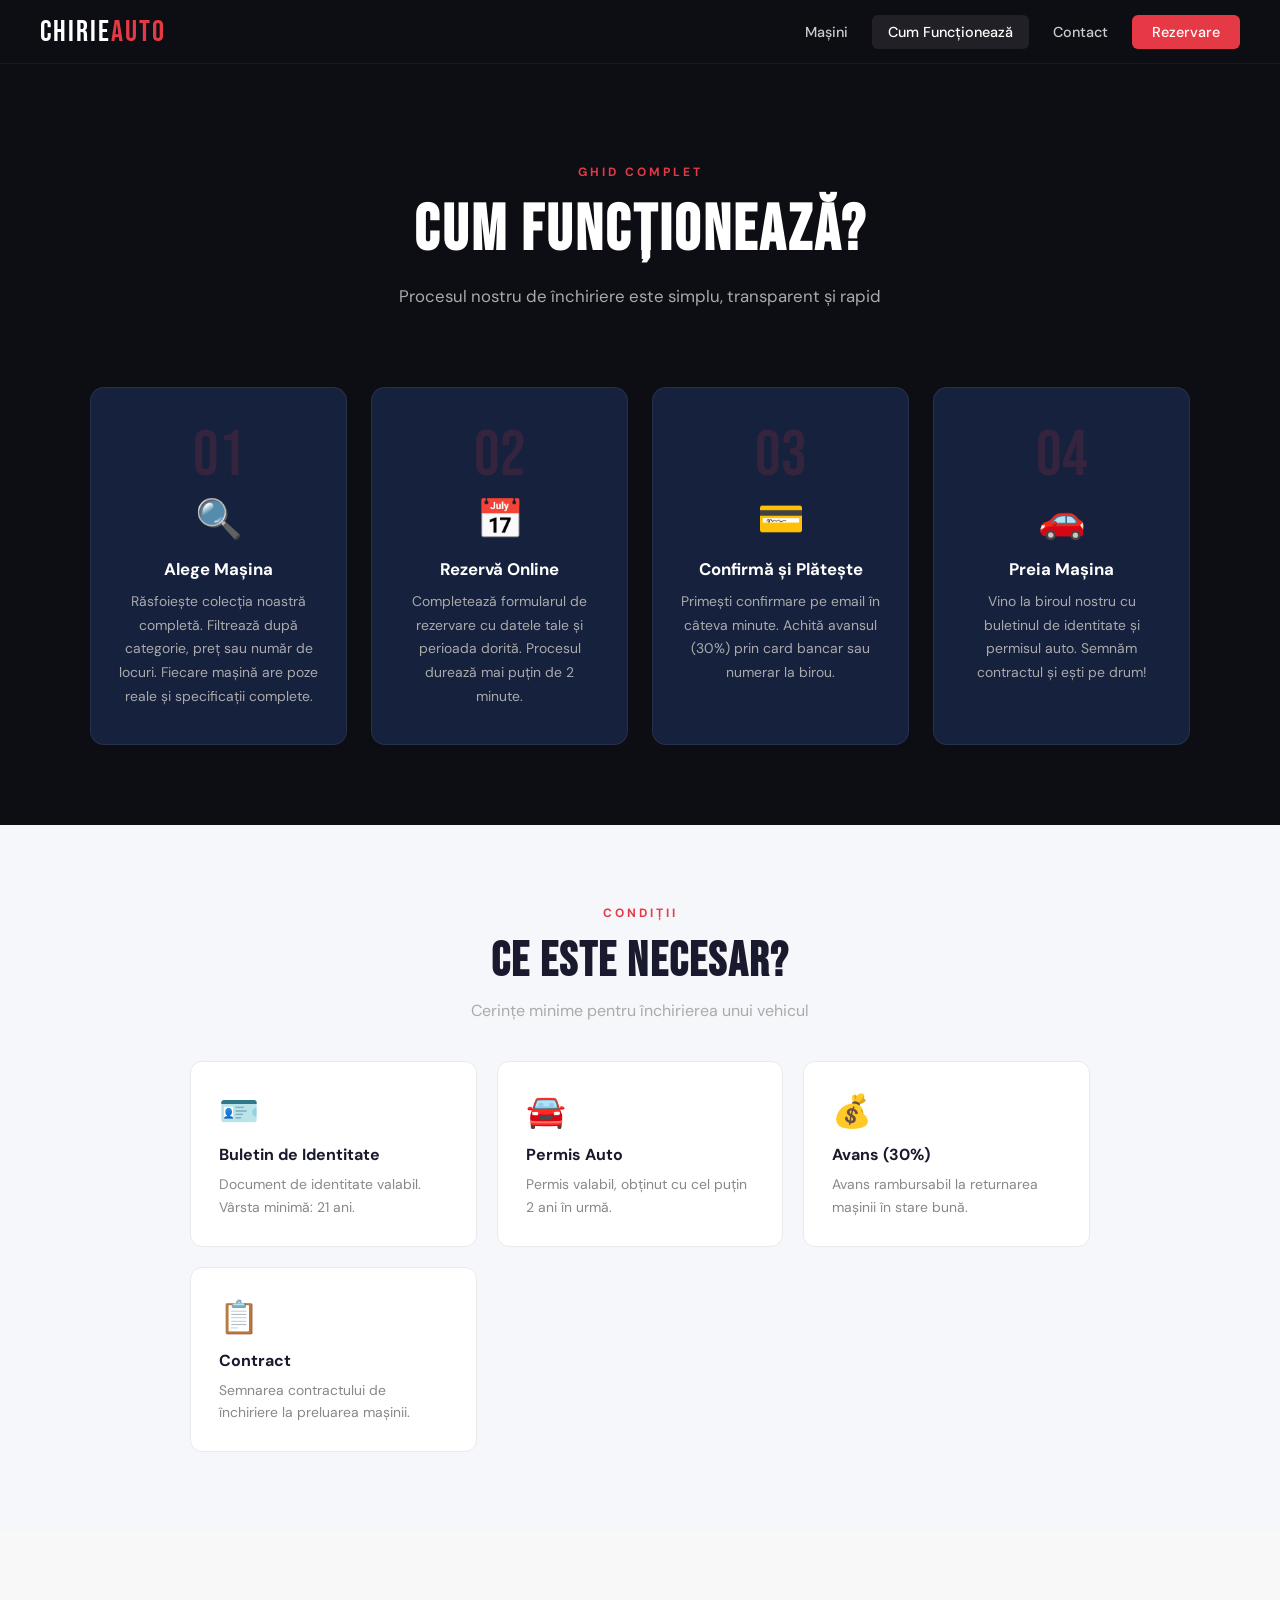
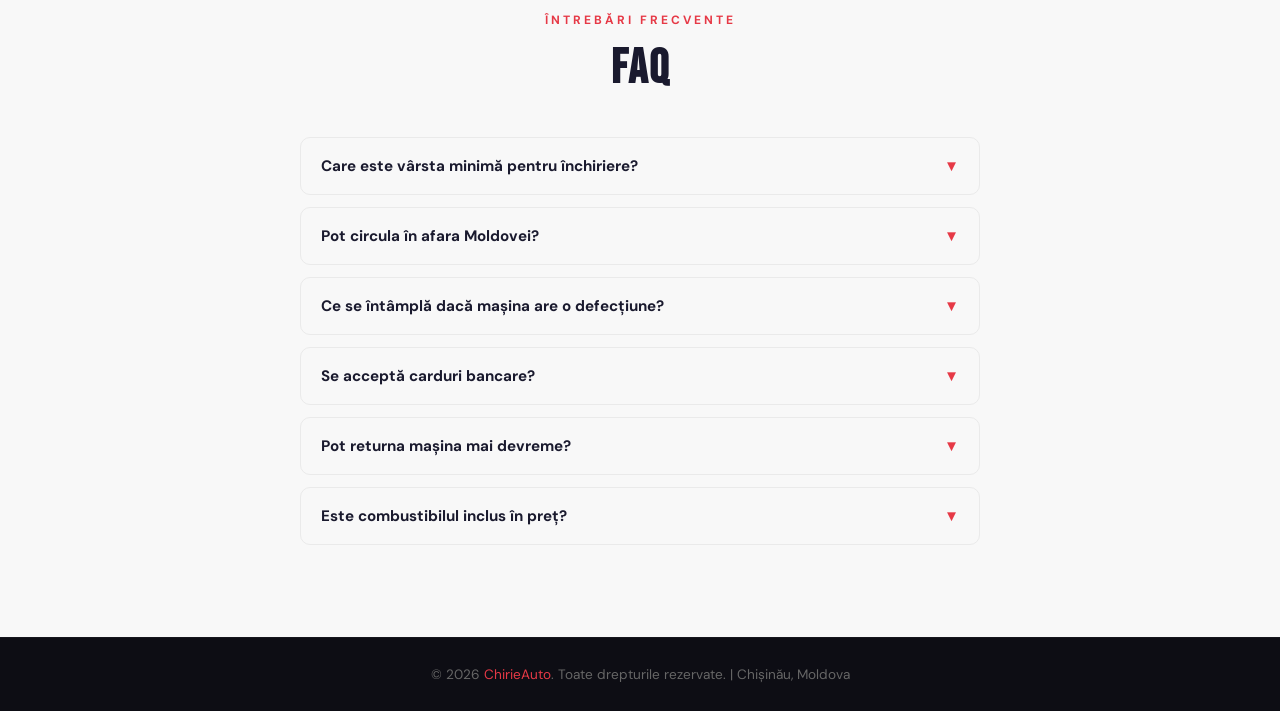
<file: lab4/Pagini/cum-functioneaza.html>
<!DOCTYPE html>
<html lang="ro">
<head>
  <meta charset="UTF-8" />
  <meta name="viewport" content="width=device-width, initial-scale=1.0"/>
  <title>Cum Funcționează — ChirieAuto</title>
  <link rel="stylesheet" href="../styles.css" />
  <style>
    .cum-hero {
      background: var(--dark);
      padding: 100px 60px 80px;
      text-align: center;
    }
    .cum-hero h2 {
      font-family: 'Bebas Neue', sans-serif;
      font-size: 4rem;
      color: white;
      letter-spacing: 3px;
      margin-bottom: 16px;
    }
    .cum-hero p { color: #aaa; font-size: 1.05rem; max-width: 500px; margin: 0 auto; }
    .steps-section { background: var(--dark); padding: 0 60px 80px; }
    .steps {
      display: grid;
      grid-template-columns: repeat(auto-fit, minmax(220px, 1fr));
      gap: 24px;
      max-width: 1100px;
      margin: 0 auto;
    }
    .step {
      background: #16213e;
      border: 1px solid rgba(255,255,255,0.07);
      border-radius: 14px;
      padding: 36px 28px;
      text-align: center;
      transition: transform 0.2s;
    }
    .step:hover { transform: translateY(-4px); }
    .step-num { font-family: 'Bebas Neue', sans-serif; font-size: 4rem; color: rgba(230,57,70,0.15); line-height: 1; margin-bottom: 6px; }
    .step .icon { font-size: 2.4rem; margin-bottom: 14px; }
    .step h3 { font-size: 1.05rem; font-weight: 700; color: white; margin-bottom: 10px; }
    .step p { font-size: 0.87rem; color: #aaa; line-height: 1.7; }
    .requirements-section { background: #f6f7fa; padding: 80px 60px; }
    .req-grid {
      display: grid;
      grid-template-columns: repeat(auto-fit, minmax(240px, 1fr));
      gap: 20px;
      max-width: 900px;
      margin: 0 auto;
    }
    .req-card { background: white; border-radius: 12px; padding: 28px; border: 1px solid #eaeaea; }
    .req-card .req-icon { font-size: 2rem; margin-bottom: 12px; }
    .req-card h4 { color: var(--navy); margin-bottom: 8px; font-size: 1rem; }
    .req-card p { color: #888; font-size: 0.87rem; line-height: 1.6; }
    .faq-section { padding: 80px 60px; max-width: 800px; margin: 0 auto; }
    @media (max-width: 900px) {
      .cum-hero { padding: 60px 20px 50px; }
      .cum-hero h2 { font-size: 3rem; }
      .steps-section { padding: 0 20px 60px; }
      .requirements-section { padding: 60px 20px; }
      .faq-section { padding: 60px 20px; }
    }
  </style>
</head>
<body>

<header>
  <a class="logo" href="../index.html">Chirie<span>Auto</span></a>
  <nav>
    <a href="masini.html">Mașini</a>
    <a href="cum-functioneaza.html" class="active">Cum Funcționează</a>
    <a href="contact.html">Contact</a>
    <a href="rezervare.html" class="nav-cta">Rezervare</a>
  </nav>
</header>

<div class="cum-hero">
  <div class="section-label">Ghid Complet</div>
  <h2>Cum Funcționează?</h2>
  <p>Procesul nostru de închiriere este simplu, transparent și rapid</p>
</div>

<div class="steps-section">
  <div class="steps">
    <div class="step">
      <div class="step-num">01</div>
      <div class="icon">🔍</div>
      <h3>Alege Mașina</h3>
      <p>Răsfoiește colecția noastră completă. Filtrează după categorie, preț sau număr de locuri. Fiecare mașină are poze reale și specificații complete.</p>
    </div>
    <div class="step">
      <div class="step-num">02</div>
      <div class="icon">📅</div>
      <h3>Rezervă Online</h3>
      <p>Completează formularul de rezervare cu datele tale și perioada dorită. Procesul durează mai puțin de 2 minute.</p>
    </div>
    <div class="step">
      <div class="step-num">03</div>
      <div class="icon">💳</div>
      <h3>Confirmă și Plătește</h3>
      <p>Primești confirmare pe email în câteva minute. Achită avansul (30%) prin card bancar sau numerar la birou.</p>
    </div>
    <div class="step">
      <div class="step-num">04</div>
      <div class="icon">🚗</div>
      <h3>Preia Mașina</h3>
      <p>Vino la biroul nostru cu buletinul de identitate și permisul auto. Semnăm contractul și ești pe drum!</p>
    </div>
  </div>
</div>

<div class="requirements-section">
  <div class="section-title" style="padding-top:0;">
    <div class="section-label">Condiții</div>
    <h2>Ce Este Necesar?</h2>
    <p>Cerințe minime pentru închirierea unui vehicul</p>
  </div>
  <div class="req-grid">
    <div class="req-card"><div class="req-icon">🪪</div><h4>Buletin de Identitate</h4><p>Document de identitate valabil. Vârsta minimă: 21 ani.</p></div>
    <div class="req-card"><div class="req-icon">🚘</div><h4>Permis Auto</h4><p>Permis valabil, obținut cu cel puțin 2 ani în urmă.</p></div>
    <div class="req-card"><div class="req-icon">💰</div><h4>Avans (30%)</h4><p>Avans rambursabil la returnarea mașinii în stare bună.</p></div>
    <div class="req-card"><div class="req-icon">📋</div><h4>Contract</h4><p>Semnarea contractului de închiriere la preluarea mașinii.</p></div>
  </div>
</div>

<div class="faq-section">
  <div class="section-title" style="padding-top:0;">
    <div class="section-label">Întrebări Frecvente</div>
    <h2>FAQ</h2>
  </div>
  <div id="faq-list"></div>
</div>

<footer>
  <p>&copy; 2026 <span>ChirieAuto</span>. Toate drepturile rezervate. | Chișinău, Moldova</p>
</footer>

<script>
const faqs = [
  { q: "Care este vârsta minimă pentru închiriere?", a: "Vârsta minimă este de 21 ani cu permis auto obținut cu cel puțin 2 ani în urmă. Pentru mașinile premium (BMW, Mercedes), vârsta minimă este 25 ani." },
  { q: "Pot circula în afara Moldovei?", a: "Da, cu acordul nostru prealabil și achitarea unui supplement de 100 lei/zi. Disponibil pentru România, Ucraina și Bulgaria. Contactați-ne pentru detalii." },
  { q: "Ce se întâmplă dacă mașina are o defecțiune?", a: "Suntem disponibili 24/7. Trimitem imediat asistență rutieră sau vehicul de înlocuire. Toate mașinile sunt acoperite de asigurare completă CASCO." },
  { q: "Se acceptă carduri bancare?", a: "Da, acceptăm Visa, Mastercard și American Express. Avansul poate fi achitat și în numerar la biroul nostru." },
  { q: "Pot returna mașina mai devreme?", a: "Da, suma se calculează proporțional cu zilele efectiv folosite, minus o taxă de anulare de 10% din suma totală." },
  { q: "Este combustibilul inclus în preț?", a: "Nu, combustibilul este pe cheltuiala clientului. Mașina se predă cu rezervorul plin și trebuie returnată la fel." }
];

document.getElementById('faq-list').innerHTML = faqs.map((f, i) => `
  <div class="faq-item" id="faq-${i}">
    <div class="faq-q" onclick="toggleFaq(${i})">${f.q} <span class="faq-arrow">▼</span></div>
    <div class="faq-a">${f.a}</div>
  </div>
`).join('');

function toggleFaq(i) {
  document.getElementById('faq-' + i).classList.toggle('open');
}
</script>
<script src="../site-effects.js"></script>
</body>
</html>
</file>
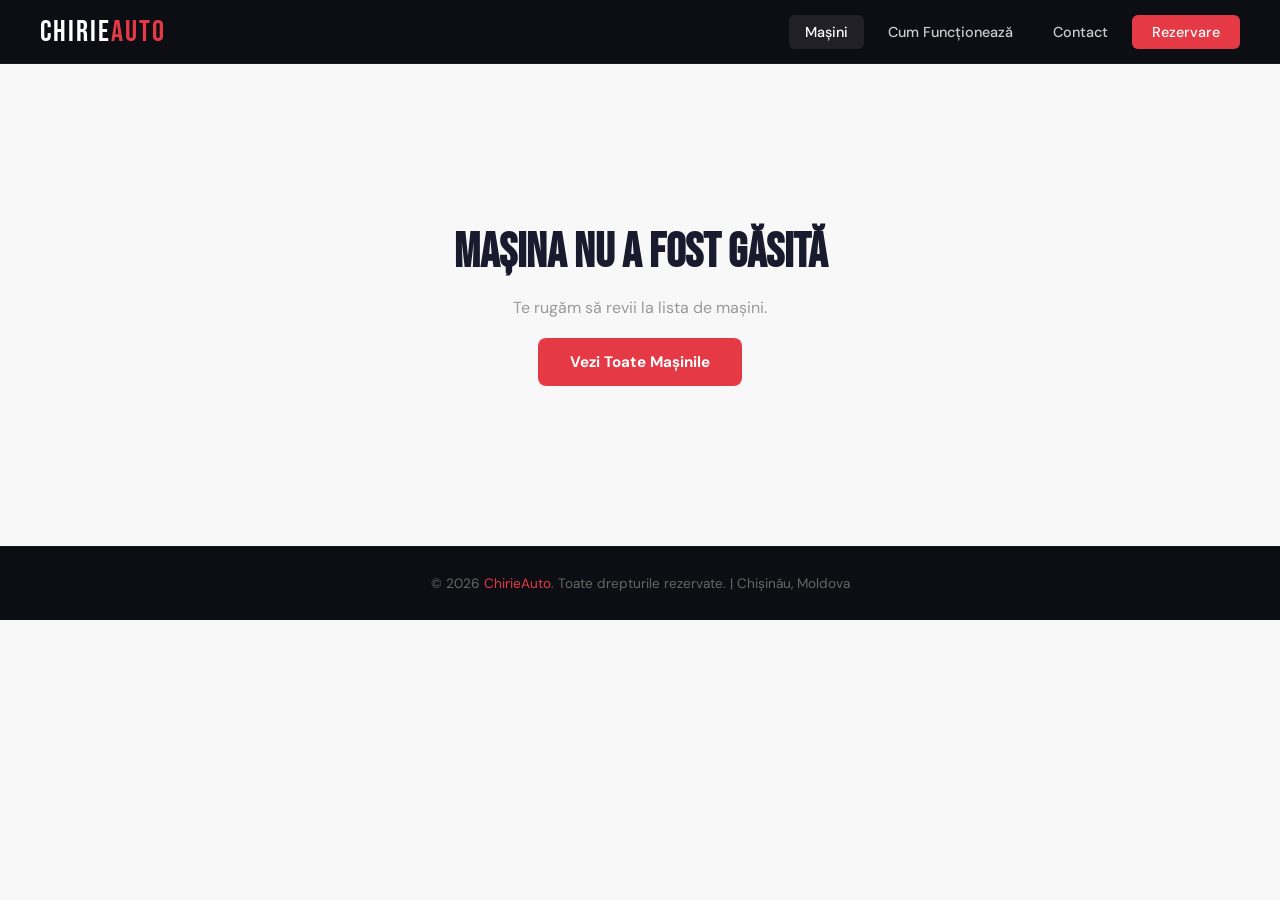
<file: lab4/Pagini/masina.html>
<!DOCTYPE html>
<html lang="ro">
<head>
  <meta charset="UTF-8" />
  <meta name="viewport" content="width=device-width, initial-scale=1.0"/>
  <title>Detalii Mașină — ChirieAuto</title>
  <link rel="stylesheet" href="../styles.css" />
  <style>
    .car-detail { max-width: 1100px; margin: 0 auto; padding: 60px 40px; }
    .back-btn {
      display: inline-flex;
      align-items: center;
      gap: 8px;
      background: none;
      border: 1px solid var(--border);
      color: #555;
      font-family: 'DM Sans', sans-serif;
      font-size: 0.9rem;
      padding: 8px 18px;
      border-radius: 7px;
      cursor: pointer;
      margin-bottom: 40px;
      transition: all 0.2s;
      text-decoration: none;
    }
    .back-btn:hover { border-color: var(--navy); color: var(--navy); }
    .car-detail-grid {
      display: grid;
      grid-template-columns: 1.2fr 1fr;
      gap: 50px;
      align-items: start;
    }
    .car-detail-img {
      border-radius: 16px;
      overflow: hidden;
      height: 380px;
      box-shadow: 0 20px 50px rgba(0,0,0,0.12);
    }
    .car-detail-img img { width: 100%; height: 100%; object-fit: cover; }
    .car-extras-grid {
      display: grid;
      grid-template-columns: repeat(3, 1fr);
      gap: 10px;
      margin-top: 16px;
    }
    .extra-item {
      background: #f6f7fa;
      border-radius: 8px;
      padding: 12px;
      text-align: center;
      font-size: 0.8rem;
      font-weight: 600;
      color: #555;
    }
    .car-detail-info h1 {
      font-family: 'Bebas Neue', sans-serif;
      font-size: 3rem;
      color: var(--navy);
      letter-spacing: 2px;
      margin-bottom: 6px;
    }
    .car-detail-type { color: #999; font-size: 0.95rem; margin-bottom: 24px; }
    .car-detail-price {
      font-family: 'Bebas Neue', sans-serif;
      font-size: 2.5rem;
      color: var(--red);
      letter-spacing: 1px;
      margin-bottom: 28px;
    }
    .car-detail-price small {
      font-family: 'DM Sans', sans-serif;
      font-size: 1rem;
      color: #999;
    }
    .specs-grid {
      display: grid;
      grid-template-columns: 1fr 1fr;
      gap: 12px;
      margin-bottom: 32px;
    }
    .spec-item { background: #f6f7fa; padding: 14px 16px; border-radius: 10px; }
    .spec-label { font-size: 0.75rem; color: #999; font-weight: 600; letter-spacing: 0.5px; text-transform: uppercase; margin-bottom: 4px; }
    .spec-val { font-size: 0.95rem; color: var(--navy); font-weight: 600; }
    .detail-desc { color: #666; font-size: 0.95rem; line-height: 1.8; margin-bottom: 30px; }
    .not-found { text-align: center; padding: 100px 40px; color: #999; }
    .not-found h2 { font-family: 'Bebas Neue', sans-serif; font-size: 3rem; color: var(--navy); margin-bottom: 16px; }
    @media (max-width: 900px) {
      .car-detail-grid { grid-template-columns: 1fr; }
      .car-detail { padding: 40px 20px; }
    }
  </style>
</head>
<body>

<header>
  <a class="logo" href="../index.html">Chirie<span>Auto</span></a>
  <nav>
    <a href="masini.html" class="active">Mașini</a>
    <a href="cum-functioneaza.html">Cum Funcționează</a>
    <a href="contact.html">Contact</a>
    <a href="rezervare.html" class="nav-cta">Rezervare</a>
  </nav>
</header>

<div class="car-detail" id="car-detail-content"></div>

<footer>
  <p>&copy; 2026 <span>ChirieAuto</span>. Toate drepturile rezervate. | Chișinău, Moldova</p>
</footer>

<script src="../cars.js"></script>
<script>
  const params = new URLSearchParams(window.location.search);
  const id = parseInt(params.get('id'));
  const c = cars.find(x => x.id === id);
  const content = document.getElementById('car-detail-content');

  if (!c) {
    content.innerHTML = `
      <div class="not-found">
        <h2>Mașina nu a fost găsită</h2>
        <p>Te rugăm să revii la lista de mașini.</p>
        <a class="btn-primary" href="masini.html" style="margin-top:20px;">Vezi Toate Mașinile</a>
      </div>
    `;
  } else {
    document.title = `${c.name} — ChirieAuto`;
    content.innerHTML = `
      <a class="back-btn" href="masini.html">← Înapoi la Mașini</a>
      <div class="car-detail-grid">
        <div>
          <div class="car-detail-img">
            <img src="${c.img.replace('w=600', 'w=900')}" alt="${c.name}" />
          </div>
          <div class="car-extras-grid">
            ${c.extras.map(e => `<div class="extra-item">✓ ${e}</div>`).join('')}
          </div>
        </div>
        <div class="car-detail-info">
          <div class="car-badge" style="position:static;display:inline-block;margin-bottom:12px;">${c.badge}</div>
          <h1>${c.name}</h1>
          <p class="car-detail-type">${c.type}</p>
          <div class="car-detail-price">${c.price} <small>lei / zi</small></div>
          <div class="specs-grid">
            <div class="spec-item"><div class="spec-label">Combustibil</div><div class="spec-val">${c.fuel}</div></div>
            <div class="spec-item"><div class="spec-label">Transmisie</div><div class="spec-val">${c.transmission}</div></div>
            <div class="spec-item"><div class="spec-label">Locuri</div><div class="spec-val">${c.seats} persoane</div></div>
            <div class="spec-item"><div class="spec-label">Categorie</div><div class="spec-val">${c.badge}</div></div>
          </div>
          <p class="detail-desc">${c.desc}</p>
          <a class="btn-primary" href="rezervare.html?id=${c.id}" style="width:100%;display:block;text-align:center;padding:15px;font-size:1rem;">🚗 Rezervă Această Mașină</a>
        </div>
      </div>
    `;
  }
</script>
<script src="../site-effects.js"></script>
</body>
</html>
</file>
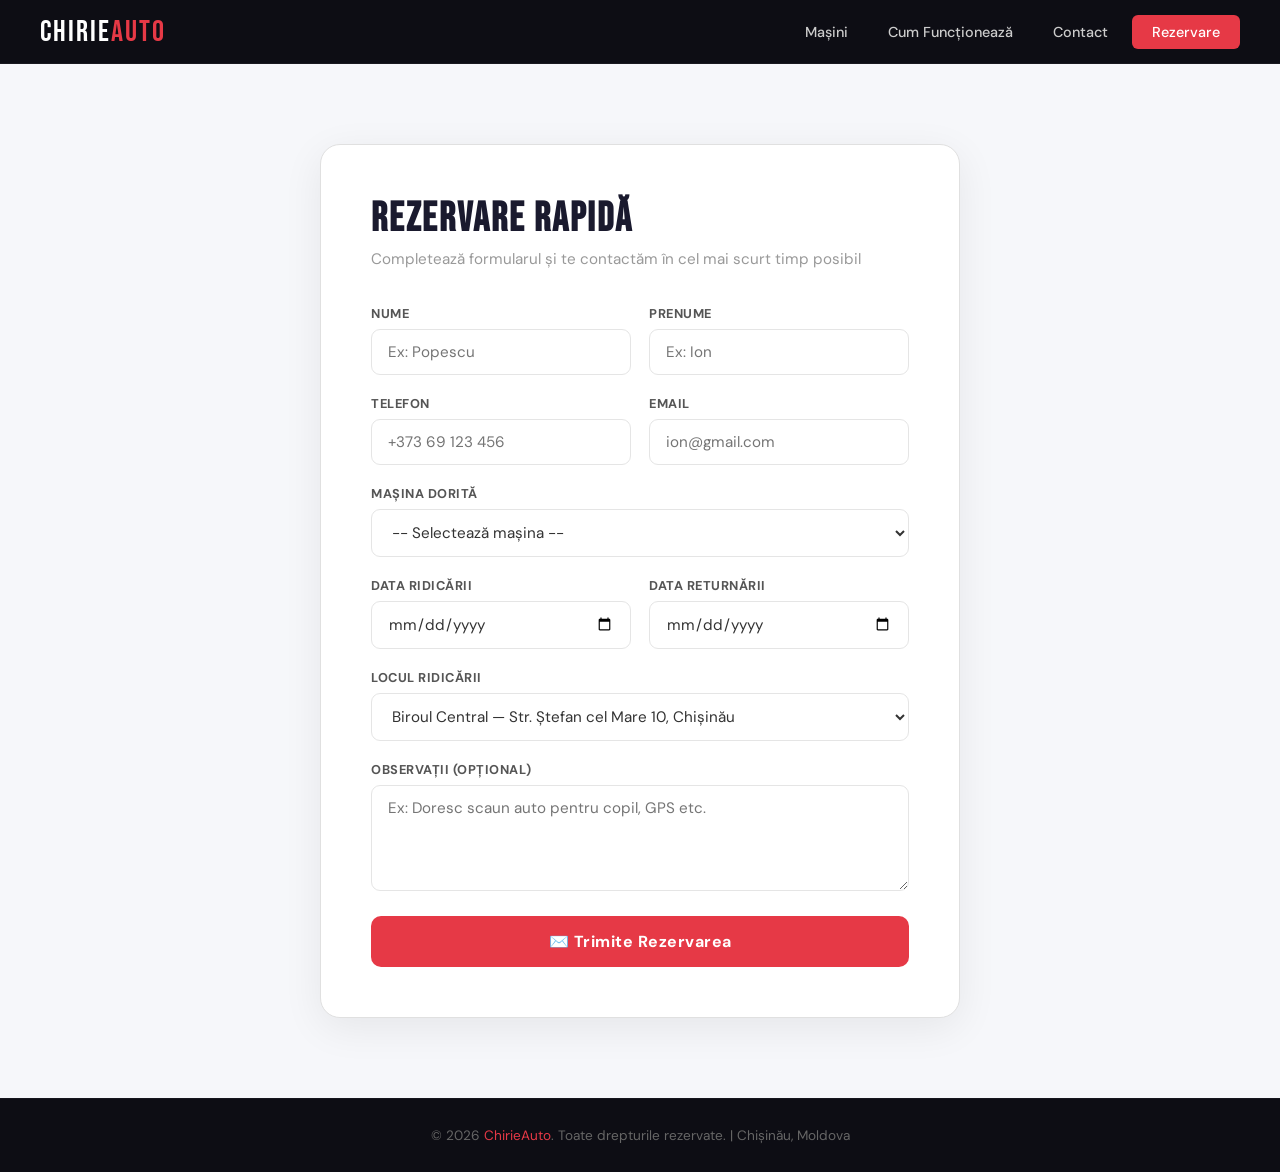
<file: lab4/Pagini/rezervare.html>
<!DOCTYPE html>
<html lang="ro">
<head>
  <meta charset="UTF-8" />
  <meta name="viewport" content="width=device-width, initial-scale=1.0"/>
  <title>Rezervare — ChirieAuto</title>
  <link rel="stylesheet" href="../styles.css" />
  <style>
    #page-rezervare {
      background: #f6f7fa;
      min-height: 100vh;
      padding: 80px 40px;
    }
    .rezervare-wrapper {
      max-width: 640px;
      margin: 0 auto;
      background: white;
      border-radius: 20px;
      padding: 50px;
      box-shadow: 0 10px 40px rgba(0,0,0,0.07);
      border: 1px solid var(--border);
    }
    .rezervare-wrapper h2 {
      font-family: 'Bebas Neue', sans-serif;
      font-size: 2.5rem;
      color: var(--navy);
      letter-spacing: 2px;
      margin-bottom: 6px;
    }
    .rezervare-wrapper > p { color: #999; margin-bottom: 36px; font-size: 0.95rem; }
    .total-box {
      background: #f6f7fa;
      border-radius: 10px;
      padding: 18px 20px;
      margin: 24px 0;
      display: flex;
      justify-content: space-between;
      align-items: center;
      border: 1px solid #eaeaea;
    }
    .total-box span { font-size: 0.9rem; color: #777; }
    .total-box strong {
      font-family: 'Bebas Neue', sans-serif;
      font-size: 1.8rem;
      color: var(--red);
      letter-spacing: 1px;
    }
    @media (max-width: 700px) {
      #page-rezervare { padding: 40px 16px; }
      .rezervare-wrapper { padding: 30px 20px; }
    }
  </style>
</head>
<body>

<header>
  <a class="logo" href="../index.html">Chirie<span>Auto</span></a>
  <nav>
    <a href="masini.html">Mașini</a>
    <a href="cum-functioneaza.html">Cum Funcționează</a>
    <a href="contact.html">Contact</a>
    <a href="rezervare.html" class="nav-cta active">Rezervare</a>
  </nav>
</header>

<div id="page-rezervare">
  <div class="rezervare-wrapper">
    <h2>Rezervare Rapidă</h2>
    <p>Completează formularul și te contactăm în cel mai scurt timp posibil</p>

    <div id="rezervare-errors" class="form-errors" role="alert"></div>

    <form id="form-rezervare" action="../php/rezervare.php" method="post" novalidate>
      <div class="form-row">
        <div class="form-group">
          <label for="rez-nume">Nume</label>
          <input type="text" id="rez-nume" name="nume" required autocomplete="family-name" placeholder="Ex: Popescu" />
        </div>
        <div class="form-group">
          <label for="rez-prenume">Prenume</label>
          <input type="text" id="rez-prenume" name="prenume" required autocomplete="given-name" placeholder="Ex: Ion" />
        </div>
      </div>
      <div class="form-row">
        <div class="form-group">
          <label for="rez-telefon">Telefon</label>
          <input type="tel" id="rez-telefon" name="telefon" required autocomplete="tel" placeholder="+373 69 123 456" />
        </div>
        <div class="form-group">
          <label for="rez-email">Email</label>
          <input type="email" id="rez-email" name="email" required autocomplete="email" placeholder="ion@gmail.com" />
        </div>
      </div>

      <div class="form-group">
        <label for="rez-masina">Mașina Dorită</label>
        <select id="rez-masina" name="masina" required>
          <option value="">-- Se încarcă lista --</option>
        </select>
      </div>

      <div class="form-row">
        <div class="form-group">
          <label for="rez-start">Data Ridicării</label>
          <input type="date" id="rez-start" name="data_start" required />
        </div>
        <div class="form-group">
          <label for="rez-end">Data Returnării</label>
          <input type="date" id="rez-end" name="data_end" required />
        </div>
      </div>

      <div class="form-group">
        <label for="rez-loc">Locul Ridicării</label>
        <select id="rez-loc" name="loc_ridicare">
          <option value="central" data-extra="0">Biroul Central — Str. Ștefan cel Mare 10, Chișinău</option>
          <option value="aeroport" data-extra="0">Aeroport Chișinău</option>
          <option value="gara" data-extra="0">Gara Feroviară</option>
          <option value="livrare" data-extra="200">Livrare la adresă (+200 lei)</option>
        </select>
      </div>

      <div class="form-group">
        <label for="rez-obs">Observații (opțional)</label>
        <textarea id="rez-obs" name="observatii" rows="4" placeholder="Ex: Doresc scaun auto pentru copil, GPS etc."></textarea>
      </div>

      <div class="total-box" id="total-box" style="display:none;">
        <span>Total estimat:</span>
        <strong id="total-val">0 lei</strong>
      </div>

      <button type="submit" class="submit-btn">✉️ Trimite Rezervarea</button>
    </form>
  </div>
</div>

<footer>
  <p>&copy; 2026 <span>ChirieAuto</span>. Toate drepturile rezervate. | Chișinău, Moldova</p>
</footer>

<script src="../cars.js"></script>
<script src="../rezervare-form.js"></script>
<script src="../site-effects.js"></script>
</body>
</html>
</file>
<file: lab4/styles.css>
@import url('https://fonts.googleapis.com/css2?family=Bebas+Neue&family=DM+Sans:wght@300;400;500;700&display=swap');

:root {
  --red: #e63946;
  --dark: #0d0d14;
  --navy: #1a1a2e;
  --blue: #16213e;
  --mid: #0f3460;
  --white: #f8f8f8;
  --gray: #aaa;
  --card-bg: #ffffff;
  --border: #e0e0e0;
}

* { margin: 0; padding: 0; box-sizing: border-box; }

body {
  font-family: 'DM Sans', sans-serif;
  background: var(--white);
  color: #222;
  overflow-x: hidden;
}

/* ── HEADER ── */
header {
  background: var(--dark);
  padding: 0 40px;
  height: 64px;
  display: flex;
  justify-content: space-between;
  align-items: center;
  position: sticky;
  top: 0;
  z-index: 100;
  border-bottom: 1px solid rgba(255,255,255,0.05);
}

.logo {
  font-family: 'Bebas Neue', sans-serif;
  font-size: 1.9rem;
  color: white;
  letter-spacing: 2px;
  cursor: pointer;
  text-decoration: none;
}
.logo span { color: var(--red); }

nav { display: flex; gap: 8px; align-items: center; }

nav a {
  background: none;
  border: none;
  color: #ccc;
  font-family: 'DM Sans', sans-serif;
  font-size: 0.9rem;
  font-weight: 500;
  cursor: pointer;
  padding: 8px 16px;
  border-radius: 6px;
  transition: all 0.2s;
  text-decoration: none;
  display: inline-block;
}
nav a:hover, nav a.active { color: white; background: rgba(255,255,255,0.08); }

.nav-cta {
  background: var(--red) !important;
  color: white !important;
  padding: 8px 20px !important;
  border-radius: 6px !important;
}
.nav-cta:hover { background: #c1121f !important; }

/* ── BUTTONS ── */
.btn-primary {
  background: var(--red);
  color: white;
  padding: 14px 32px;
  border-radius: 8px;
  font-size: 0.95rem;
  font-weight: 700;
  border: none;
  cursor: pointer;
  transition: all 0.2s;
  font-family: 'DM Sans', sans-serif;
  text-decoration: none;
  display: inline-block;
}
.btn-primary:hover { background: #c1121f; transform: translateY(-1px); }

.btn-outline {
  background: transparent;
  color: white;
  padding: 14px 32px;
  border-radius: 8px;
  font-size: 0.95rem;
  font-weight: 700;
  border: 1px solid rgba(255,255,255,0.25);
  cursor: pointer;
  transition: all 0.2s;
  font-family: 'DM Sans', sans-serif;
  text-decoration: none;
  display: inline-block;
}
.btn-outline:hover { border-color: white; background: rgba(255,255,255,0.06); }

.btn-reserve {
  background: var(--red);
  color: white;
  border: none;
  padding: 9px 20px;
  border-radius: 7px;
  font-size: 0.85rem;
  font-weight: 700;
  cursor: pointer;
  transition: all 0.2s;
  font-family: 'DM Sans', sans-serif;
  text-decoration: none;
}
.btn-reserve:hover { background: #c1121f; }

/* ── SECTION TITLE ── */
.section-title {
  text-align: center;
  padding: 70px 20px 40px;
}

.section-label {
  font-size: 0.75rem;
  font-weight: 700;
  letter-spacing: 3px;
  text-transform: uppercase;
  color: var(--red);
  margin-bottom: 12px;
}

.section-title h2 {
  font-family: 'Bebas Neue', sans-serif;
  font-size: 3rem;
  color: var(--navy);
  letter-spacing: 2px;
}

.section-title p { color: var(--gray); margin-top: 10px; font-size: 1rem; }

/* ── CARS GRID ── */
.cars-grid {
  display: grid;
  grid-template-columns: repeat(auto-fill, minmax(300px, 1fr));
  gap: 28px;
  padding: 0 60px 80px;
  max-width: 1300px;
  margin: 0 auto;
}

.car-card {
  background: white;
  border-radius: 14px;
  overflow: hidden;
  border: 1px solid var(--border);
  transition: all 0.3s;
  cursor: pointer;
  text-decoration: none;
  display: block;
  color: inherit;
}
.car-card:hover {
  transform: translateY(-4px);
  box-shadow: 0 20px 40px rgba(0,0,0,0.12);
  border-color: transparent;
}

.car-photo {
  height: 190px;
  overflow: hidden;
  position: relative;
}

.car-photo img {
  width: 100%;
  height: 100%;
  object-fit: cover;
  transition: transform 0.4s;
}
.car-card:hover .car-photo img { transform: scale(1.05); }

.car-badge {
  position: absolute;
  top: 12px;
  left: 12px;
  background: rgba(0,0,0,0.65);
  color: white;
  font-size: 0.72rem;
  font-weight: 700;
  letter-spacing: 1px;
  text-transform: uppercase;
  padding: 5px 12px;
  border-radius: 20px;
  backdrop-filter: blur(4px);
}

.car-body { padding: 20px; }

.car-body h3 {
  font-size: 1.15rem;
  font-weight: 700;
  color: var(--navy);
  margin-bottom: 4px;
}

.car-tip { font-size: 0.8rem; color: #999; margin-bottom: 14px; }

.car-specs {
  display: flex;
  gap: 8px;
  flex-wrap: wrap;
  margin-bottom: 18px;
}

.car-specs span {
  background: #f2f3f6;
  padding: 5px 12px;
  border-radius: 20px;
  font-size: 0.76rem;
  color: #555;
  font-weight: 500;
}

.car-footer {
  display: flex;
  justify-content: space-between;
  align-items: center;
  padding-top: 16px;
  border-top: 1px solid #f0f0f0;
}

.car-price {
  font-family: 'Bebas Neue', sans-serif;
  font-size: 1.6rem;
  color: var(--navy);
  letter-spacing: 1px;
}
.car-price small {
  font-family: 'DM Sans', sans-serif;
  font-size: 0.75rem;
  color: #999;
  font-weight: 400;
}

/* ── FORMS ── */
.form-row { display: grid; grid-template-columns: 1fr 1fr; gap: 18px; }

.form-group { margin-bottom: 20px; }

.form-group label {
  display: block;
  font-size: 0.8rem;
  font-weight: 700;
  color: #555;
  margin-bottom: 7px;
  text-transform: uppercase;
  letter-spacing: 0.5px;
}

.form-group input,
.form-group select,
.form-group textarea {
  width: 100%;
  padding: 12px 16px;
  border: 1.5px solid #e5e5e5;
  border-radius: 9px;
  font-size: 0.95rem;
  font-family: 'DM Sans', sans-serif;
  background: white;
  color: #333;
  transition: border-color 0.2s;
}
.form-group input:focus,
.form-group select:focus,
.form-group textarea:focus {
  outline: none;
  border-color: var(--red);
  box-shadow: 0 0 0 3px rgba(230,57,70,0.08);
}

.form-group textarea { resize: vertical; min-height: 90px; }

.submit-btn {
  width: 100%;
  background: var(--red);
  color: white;
  border: none;
  padding: 15px;
  border-radius: 10px;
  font-size: 1rem;
  font-weight: 700;
  cursor: pointer;
  transition: all 0.2s;
  font-family: 'DM Sans', sans-serif;
  letter-spacing: 0.5px;
}
.submit-btn:hover { background: #c1121f; transform: translateY(-1px); }

/* ── FILTER BUTTONS ── */
.filter-btn {
  background: white;
  border: 1.5px solid #ddd;
  color: #555;
  padding: 7px 18px;
  border-radius: 20px;
  font-size: 0.83rem;
  font-weight: 600;
  cursor: pointer;
  transition: all 0.2s;
  font-family: 'DM Sans', sans-serif;
}
.filter-btn:hover { border-color: var(--red); color: var(--red); }
.filter-btn.active { background: var(--red); border-color: var(--red); color: white; }

/* ── FAQ ── */
.faq-item {
  border: 1px solid #eaeaea;
  border-radius: 10px;
  margin-bottom: 12px;
  overflow: hidden;
}
.faq-q {
  padding: 18px 20px;
  font-weight: 700;
  color: var(--navy);
  cursor: pointer;
  display: flex;
  justify-content: space-between;
  align-items: center;
  font-size: 0.95rem;
}
.faq-q:hover { background: #f9f9f9; }
.faq-a {
  display: none;
  padding: 0 20px 18px;
  color: #777;
  font-size: 0.9rem;
  line-height: 1.8;
}
.faq-item.open .faq-a { display: block; }
.faq-item.open .faq-arrow { transform: rotate(180deg); }
.faq-arrow { transition: transform 0.2s; color: var(--red); }

/* ── SUCCESS OVERLAY ── */
.success-overlay {
  display: none;
  position: fixed;
  inset: 0;
  background: rgba(0,0,0,0.6);
  z-index: 999;
  align-items: center;
  justify-content: center;
}
.success-overlay.show { display: flex; }

.success-box {
  background: white;
  border-radius: 20px;
  padding: 50px 60px;
  text-align: center;
  max-width: 440px;
  animation: popIn 0.3s ease;
}

@keyframes popIn {
  from { transform: scale(0.85); opacity: 0; }
  to { transform: scale(1); opacity: 1; }
}

.success-box .checkmark { font-size: 4rem; margin-bottom: 16px; }
.success-box h3 {
  font-family: 'Bebas Neue', sans-serif;
  font-size: 2rem;
  color: var(--navy);
  letter-spacing: 2px;
  margin-bottom: 10px;
}
.success-box p { color: #777; font-size: 0.95rem; line-height: 1.7; margin-bottom: 28px; }

/* ── FOOTER ── */
footer {
  background: var(--dark);
  color: #666;
  text-align: center;
  padding: 28px 40px;
  font-size: 0.85rem;
  border-top: 1px solid rgba(255,255,255,0.04);
}
footer span { color: var(--red); }

/* ── RESPONSIVE ── */
@media (max-width: 900px) {
  .cars-grid { padding: 0 20px 60px; }
  header { padding: 0 20px; }
  .form-row { grid-template-columns: 1fr; }
}

/* ── Lab 3: efecte vizuale (JS) ── */
header.header-scrolled {
  box-shadow: 0 10px 30px rgba(0, 0, 0, 0.35);
}

.fx-reveal {
  opacity: 0;
  transform: translateY(18px);
  transition: opacity 0.55s ease, transform 0.55s ease;
}
.fx-reveal.is-visible {
  opacity: 1;
  transform: none;
}

@keyframes logoPulse {
  0% { transform: scale(1); }
  40% { transform: scale(1.06); }
  100% { transform: scale(1); }
}
.logo.logo-pulse {
  animation: logoPulse 0.45s ease;
}

.form-errors {
  display: none;
  background: #fde8ea;
  border: 1px solid #f5b5bc;
  color: #9b1c29;
  border-radius: 10px;
  padding: 14px 16px;
  margin-bottom: 20px;
  font-size: 0.88rem;
  line-height: 1.5;
}
.form-errors ul {
  margin: 8px 0 0 18px;
  padding: 0;
}
.form-errors strong {
  display: block;
  margin-bottom: 4px;
}
</file>
